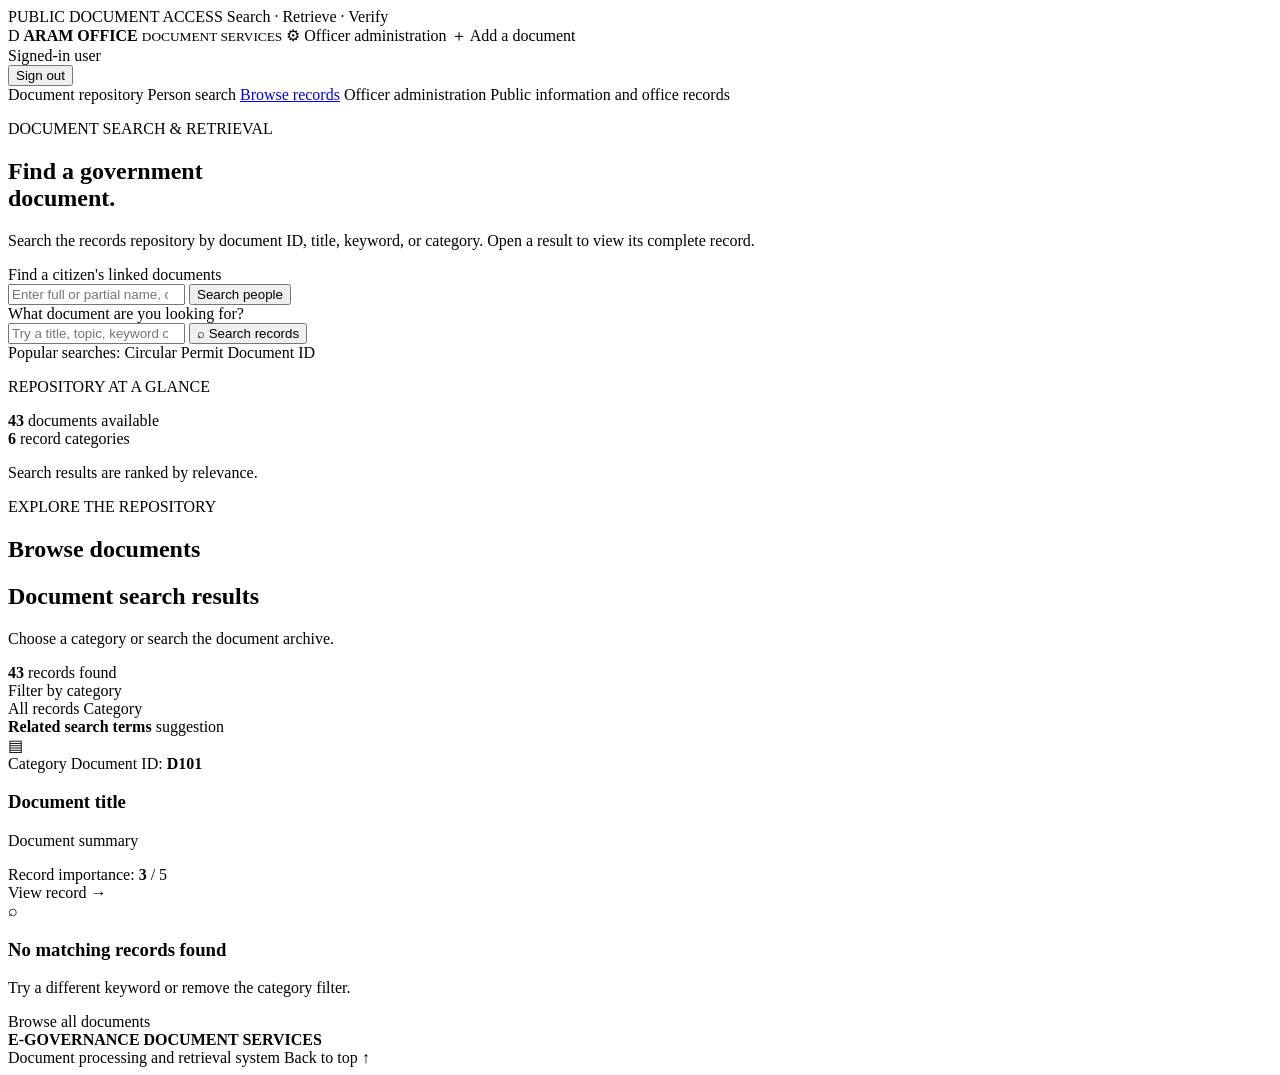
<file: src/main/resources/templates/index.html>
<!DOCTYPE html>
<html lang="en" xmlns:th="http://www.thymeleaf.org">
<head>
    <meta charset="UTF-8">
    <meta name="viewport" content="width=device-width, initial-scale=1">
    <meta name="theme-color" content="#123c32">
    <title>Aram Office | Document Services</title>
    <link rel="stylesheet" th:href="@{/styles.css}">
</head>
<body class="archive-page">
<div class="utility-bar">
    <div class="archive-shell utility-inner">
        <span>PUBLIC DOCUMENT ACCESS</span>
        <span>Search · Retrieve · Verify</span>
    </div>
</div>

<header class="archive-header">
    <div class="archive-shell masthead">
        <a class="archive-brand" th:href="@{/}" aria-label="Document Services home">
            <span class="archive-emblem" aria-hidden="true">D</span>
            <span>
                <strong>ARAM OFFICE</strong>
                <small>DOCUMENT SERVICES</small>
            </span>
        </a>
        <a class="archive-manage" th:if="${isAdministrator}" th:href="@{/admin}">
            <span aria-hidden="true">⚙</span> Officer administration
        </a>
        <a class="archive-manage" th:if="${isAdministrator}" th:href="@{/documents/add}">
            <span aria-hidden="true">＋</span> Add a document
        </a>
        <div class="account-controls">
            <span th:text="${username}">Signed-in user</span>
            <form th:action="@{/logout}" method="post">
                <button type="submit">Sign out</button>
            </form>
        </div>
    </div>
    <nav class="archive-nav" aria-label="Main navigation">
        <div class="archive-shell nav-inner">
            <a class="nav-current" th:href="@{/}">Document repository</a>
            <a th:if="${!isOfficer}" th:href="@{/people/search}">Person search</a>
            <a href="#browse-records">Browse records</a>
            <a th:if="${isAdministrator}" th:href="@{/admin}">Officer administration</a>
            <span class="nav-note">Public information and office records</span>
        </div>
    </nav>
</header>

<main>
    <section class="archive-intro">
        <div class="archive-shell intro-layout">
            <div class="intro-copy">
                <p class="archive-kicker">DOCUMENT SEARCH &amp; RETRIEVAL</p>
                <h1>Find a government<br>document.</h1>
                <p class="intro-description">
                    Search the records repository by document ID, title, keyword, or category.
                    Open a result to view its complete record.
                </p>
                <form method="get" th:action="@{/people/search}" class="person-search-form">
                    <label for="person-query">Find a citizen's linked documents</label>
                    <div class="person-search-controls">
                        <input id="person-query"
                               type="search"
                               name="query"
                               placeholder="Enter full or partial name, or citizen ID"
                               maxlength="100"
                               required>
                        <button type="submit">Search people</button>
                    </div>
                </form>
                <form method="get" th:action="@{/search}" class="archive-search">
                    <label for="document-query">What document are you looking for?</label>
                    <div class="search-controls">
                        <input id="document-query"
                               type="search"
                               name="query"
                               th:value="${query}"
                               placeholder="Try a title, topic, keyword or ID such as D101"
                               autocomplete="off">
                        <input type="hidden" name="category" th:value="${activeCategory}">
                        <button type="submit"><span aria-hidden="true">⌕</span> Search records</button>
                    </div>
                    <div class="popular-searches">
                        <span>Popular searches:</span>
                        <a th:href="@{/search(query='circular')}">Circular</a>
                        <a th:href="@{/search(query='permit')}">Permit</a>
                        <a th:href="@{/search(query='D101')}">Document ID</a>
                    </div>
                </form>
            </div>
            <aside class="repository-summary" aria-label="Repository information">
                <p class="summary-heading">REPOSITORY AT A GLANCE</p>
                <div class="summary-number">
                    <strong th:text="${documentCount}">43</strong>
                    <span>documents available</span>
                </div>
                <div class="summary-rule"></div>
                <div class="summary-number">
                    <strong th:text="${categoryCount}">6</strong>
                    <span>record categories</span>
                </div>
                <p class="summary-footnote">Search results are ranked by relevance.</p>
            </aside>
        </div>
    </section>

    <section class="archive-shell browse-section" id="browse-records">
        <div class="browse-heading">
            <div>
                <p class="archive-kicker">EXPLORE THE REPOSITORY</p>
                <h2 th:if="${query == '' && activeCategory == ''}">Browse documents</h2>
                <h2 th:unless="${query == '' && activeCategory == ''}">Document search results</h2>
                <p>Choose a category or search the document archive.</p>
            </div>
            <div class="browse-count">
                <strong th:text="${#lists.size(results)}">43</strong>
                <span>records found</span>
            </div>
        </div>

        <div class="archive-filter">
            <span class="filter-label">Filter by category</span>
            <div class="filter-options">
                <a class="filter-option"
                   th:classappend="${activeCategory == ''} ? ' filter-selected' : ''"
                   th:href="@{/}">All records</a>
                <a class="filter-option"
                   th:each="category : ${categories}"
                   th:classappend="${activeCategory == category} ? ' filter-selected' : ''"
                   th:href="@{/search(category=${category},query=${query})}"
                   th:text="${category}">Category</a>
            </div>
        </div>

        <div th:if="${!#lists.isEmpty(suggestions)}" class="archive-suggestions">
            <strong>Related search terms</strong>
            <a th:each="suggestion : ${suggestions}"
               th:href="@{/search(query=${suggestion},category=${activeCategory})}"
               th:text="${suggestion}">suggestion</a>
        </div>

        <div class="archive-results" th:if="${!#lists.isEmpty(results)}">
            <article class="archive-record" th:each="result : ${results}">
                <div class="record-symbol" aria-hidden="true">▤</div>
                <div class="record-main">
                    <div class="record-overline">
                        <span class="record-category" th:text="${result.document.category}">Category</span>
                        <span class="record-id">Document ID: <strong th:text="${result.document.id}">D101</strong></span>
                    </div>
                    <h3>
                        <a th:href="@{/documents/{id}(id=${result.document.id})}"
                           th:text="${result.document.title}">Document title</a>
                    </h3>
                    <p th:text="${#strings.abbreviate(result.document.text, 180)}">Document summary</p>
                    <span class="record-importance">
                        Record importance:
                        <strong th:text="${result.document.importance}">3</strong> / 5
                    </span>
                </div>
                <a class="record-action"
                   th:href="@{/documents/{id}(id=${result.document.id})}">
                    View record <span aria-hidden="true">→</span>
                </a>
            </article>
        </div>

        <div th:if="${#lists.isEmpty(results)}" class="archive-empty">
            <span aria-hidden="true">⌕</span>
            <h3>No matching records found</h3>
            <p>Try a different keyword or remove the category filter.</p>
            <a th:href="@{/}">Browse all documents</a>
        </div>
    </section>
</main>

<footer class="archive-footer">
    <div class="archive-shell footer-inner">
        <span><strong>E-GOVERNANCE DOCUMENT SERVICES</strong><br>Document processing and retrieval system</span>
        <a th:href="@{/}">Back to top ↑</a>
    </div>
</footer>
</body>
</html>
</file>
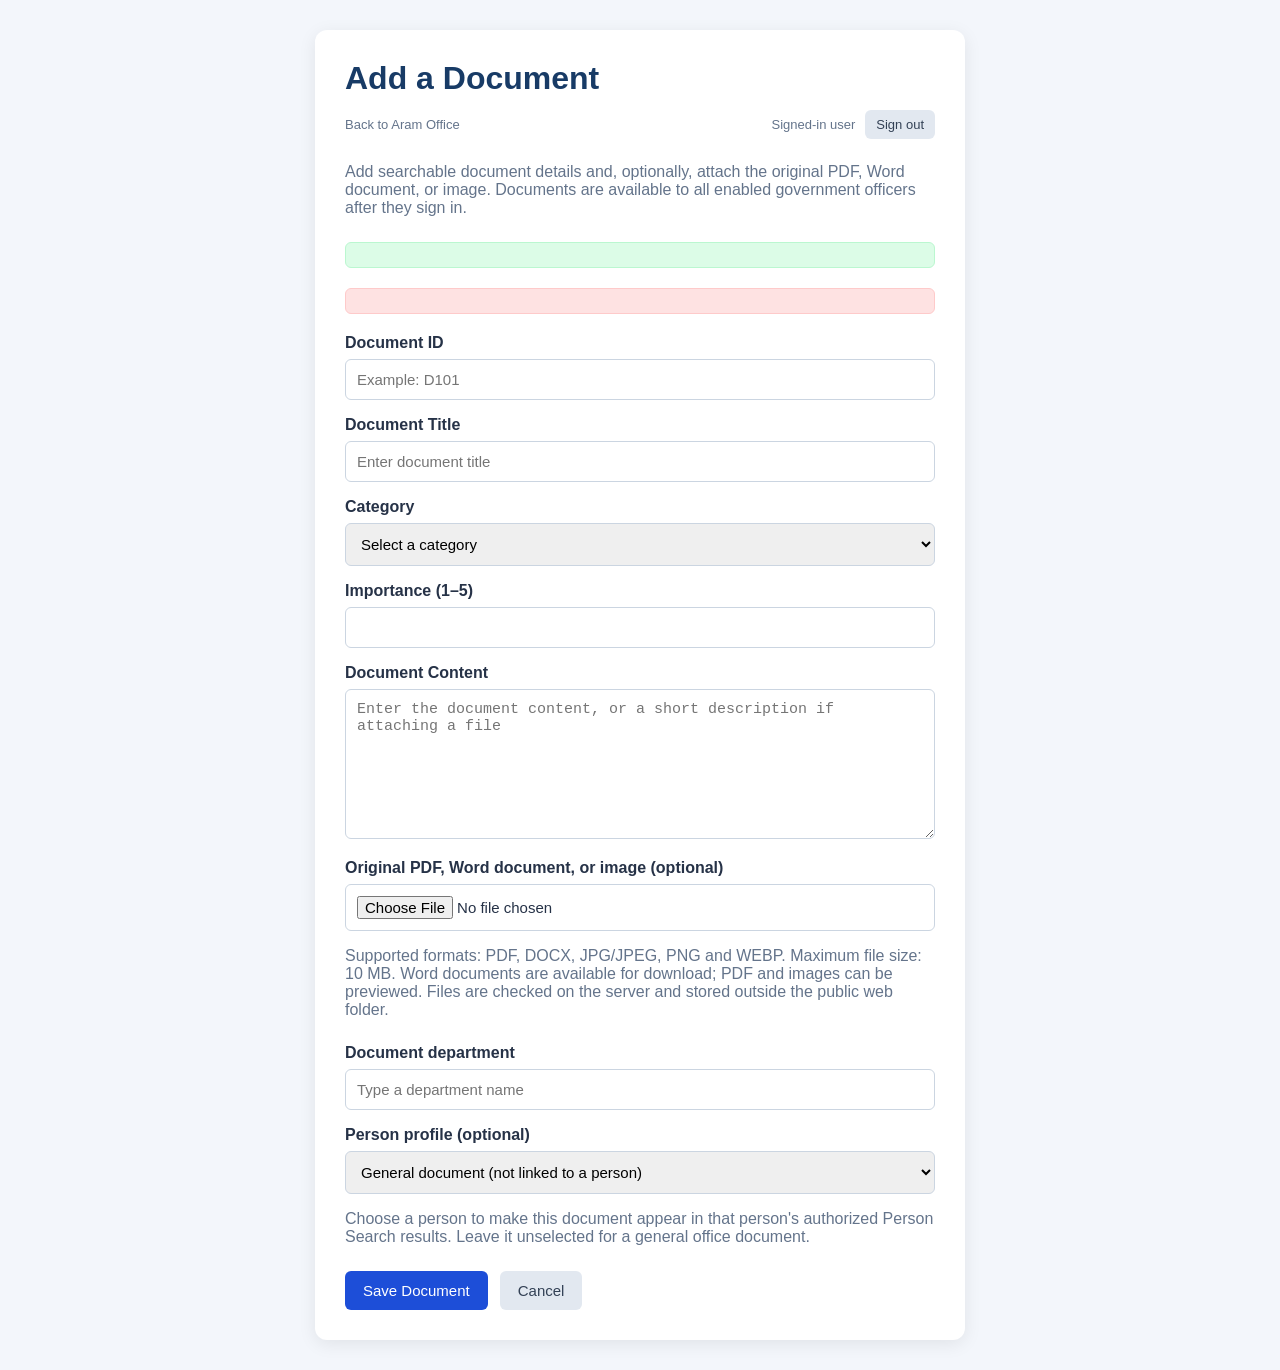
<file: src/main/resources/templates/add-document.html>
<!DOCTYPE html>
<html lang="en" xmlns:th="http://www.thymeleaf.org">
<head>
    <meta charset="UTF-8">
    <meta name="viewport" content="width=device-width, initial-scale=1.0">
    <title>Add a Document | Aram Office</title>

    <style>
        * {
            box-sizing: border-box;
        }

        body {
            margin: 0;
            padding: 30px 16px;
            font-family: Arial, sans-serif;
            background: #f3f6fb;
            color: #263247;
        }

        .container {
            max-width: 650px;
            margin: 0 auto;
            padding: 30px;
            background: white;
            border-radius: 12px;
            box-shadow: 0 4px 18px rgba(0, 0, 0, 0.08);
        }

        h1 {
            margin-top: 0;
            color: #183b66;
        }

        .page-actions {
            display: flex;
            justify-content: space-between;
            align-items: center;
            gap: 12px;
            margin: -8px 0 24px;
            color: #64748b;
            font-size: 13px;
        }

        .page-actions form { margin: 0; }
        .page-account { display: flex; align-items: center; gap: 10px; }
        .page-actions button {
            padding: 7px 11px;
            font-size: 13px;
            background: #e2e8f0;
            color: #334155;
        }

        .description {
            color: #64748b;
            margin-bottom: 25px;
        }

        .error-message {
            padding: 12px;
            margin-bottom: 20px;
            color: #b91c1c;
            background: #fee2e2;
            border: 1px solid #fecaca;
            border-radius: 6px;
        }

        .success-message {
            padding: 12px;
            margin-bottom: 20px;
            color: #166534;
            background: #dcfce7;
            border: 1px solid #bbf7d0;
            border-radius: 6px;
        }

        label {
            display: block;
            margin: 16px 0 7px;
            font-weight: bold;
        }

        input,
        select,
        textarea {
            width: 100%;
            padding: 11px;
            border: 1px solid #cbd5e1;
            border-radius: 6px;
            font-size: 15px;
        }

        input:focus,
        select:focus,
        textarea:focus {
            outline: none;
            border-color: #2563eb;
        }

        textarea {
            min-height: 150px;
            resize: vertical;
        }

        .buttons {
            display: flex;
            gap: 12px;
            margin-top: 24px;
        }

        button,
        .back-link {
            display: inline-block;
            padding: 11px 18px;
            border: none;
            border-radius: 6px;
            font-size: 15px;
            text-decoration: none;
            cursor: pointer;
        }

        button {
            color: white;
            background: #1d4ed8;
        }

        button:hover {
            background: #1e40af;
        }

        .back-link {
            color: #334155;
            background: #e2e8f0;
        }

        @media (max-width: 480px) {
            .container {
                padding: 20px;
            }

            .buttons {
                flex-direction: column;
            }

            button,
            .back-link {
                text-align: center;
            }
        }
    </style>
</head>

<body>
    <div class="container">
        <h1>Add a Document</h1>
        <div class="page-actions">
            <a th:href="@{/}">Back to Aram Office</a>
            <span class="page-account">
                <span th:text="${username}">Signed-in user</span>
                <form th:action="@{/logout}" method="post">
                    <button type="submit">Sign out</button>
                </form>
            </span>
        </div>

        <p class="description">
            Add searchable document details and, optionally, attach the original PDF, Word document, or image.
            Documents are available to all enabled government officers after they sign in.
        </p>

        <p class="success-message"
           th:if="${successMessage}"
           th:text="${successMessage}"
           role="status"></p>
        <p class="error-message"
           th:if="${errorMessage}"
           th:text="${errorMessage}"
           role="alert">
        </p>

        <form th:action="@{/documents/add}" method="post"
              enctype="multipart/form-data" id="add-document-form">
            <input type="hidden" th:name="${_csrf.parameterName}" th:value="${_csrf.token}">

            <label for="id">Document ID</label>
            <input type="text"
                   id="id"
                   name="id"
                   th:value="${id}"
                   placeholder="Example: D101"
                   required>

            <label for="title">Document Title</label>
            <input type="text"
                   id="title"
                   name="title"
                   th:value="${title}"
                   placeholder="Enter document title"
                   required>

            <label for="category">Category</label>
            <select id="category" name="category" required>
                <option value="">Select a category</option>
                <option value="circular"
                        th:selected="${category == 'circular'}">
                    Circular
                </option>
                <option value="notice"
                        th:selected="${category == 'notice'}">
                    Notice
                </option>
                <option value="order"
                        th:selected="${category == 'order'}">
                    Order
                </option>
                <option value="permit"
                        th:selected="${category == 'permit'}">
                    Permit
                </option>
                <option value="certificate"
                        th:selected="${category == 'certificate'}">
                    Certificate
                </option>
                <option value="scheme"
                        th:selected="${category == 'scheme'}">
                    Scheme
                </option>
                <option value="form"
                        th:selected="${category == 'form'}">
                    Form
                </option>
                <option value="other"
                        th:selected="${category == 'other'}">
                    Other
                </option>
            </select>

            <label for="importance">Importance (1–5)</label>
            <input type="number"
                   id="importance"
                   name="importance"
                   min="1"
                   max="5"
                   th:value="${importance != null ? importance : 3}"
                   required>

            <label for="text">Document Content</label>
            <textarea id="text"
                      name="text"
                      placeholder="Enter the document content, or a short description if attaching a file"
                      th:text="${text}"></textarea>

            <label for="file">Original PDF, Word document, or image (optional)</label>
            <input id="file"
                   name="file"
                   type="file"
                   accept=".pdf,.docx,.jpg,.jpeg,.png,.webp,application/pdf,application/vnd.openxmlformats-officedocument.wordprocessingml.document,image/jpeg,image/png,image/webp">
            <p class="description">
                Supported formats: PDF, DOCX, JPG/JPEG, PNG and WEBP. Maximum file size: 10 MB.
                Word documents are available for download; PDF and images can be previewed.
                Files are checked on the server and stored outside the public web folder.
            </p>

            <label for="departmentName">Document department</label>
            <input id="departmentName"
                   name="departmentName"
                   type="text"
                   list="department-suggestions"
                   maxlength="150"
                   th:value="${departmentName}"
                   placeholder="Type a department name"
                   required>
            <datalist id="department-suggestions">
                <option th:each="department : ${departments}"
                        th:value="${department.name}">Department</option>
            </datalist>

            <label for="citizenId">Person profile (optional)</label>
            <select id="citizenId" name="citizenId">
                <option value="">General document (not linked to a person)</option>
                <option th:each="citizen : ${citizens}"
                        th:value="${citizen.citizenId}"
                        th:text="${citizen.fullName + ' · ' + citizen.citizenId}"
                        th:selected="${citizen.citizenId == citizenId}">
                    Person profile
                </option>
            </select>
            <p class="description">
                Choose a person to make this document appear in that person's authorized Person Search results.
                Leave it unselected for a general office document.
            </p>

            <div class="buttons">
                <button type="submit">Save Document</button>

                <a th:href="@{/}" class="back-link">
                    Cancel
                </a>
            </div>

        </form>
    </div>
    <script>
        const documentFile = document.getElementById("file");
        const documentContent = document.getElementById("text");

        function updateDocumentRequirements() {
            const attachingFile = documentFile.files.length > 0;
            documentContent.required = !attachingFile;
        }

        documentFile.addEventListener("change", updateDocumentRequirements);
        updateDocumentRequirements();
    </script>
</body>
</html>
</file>
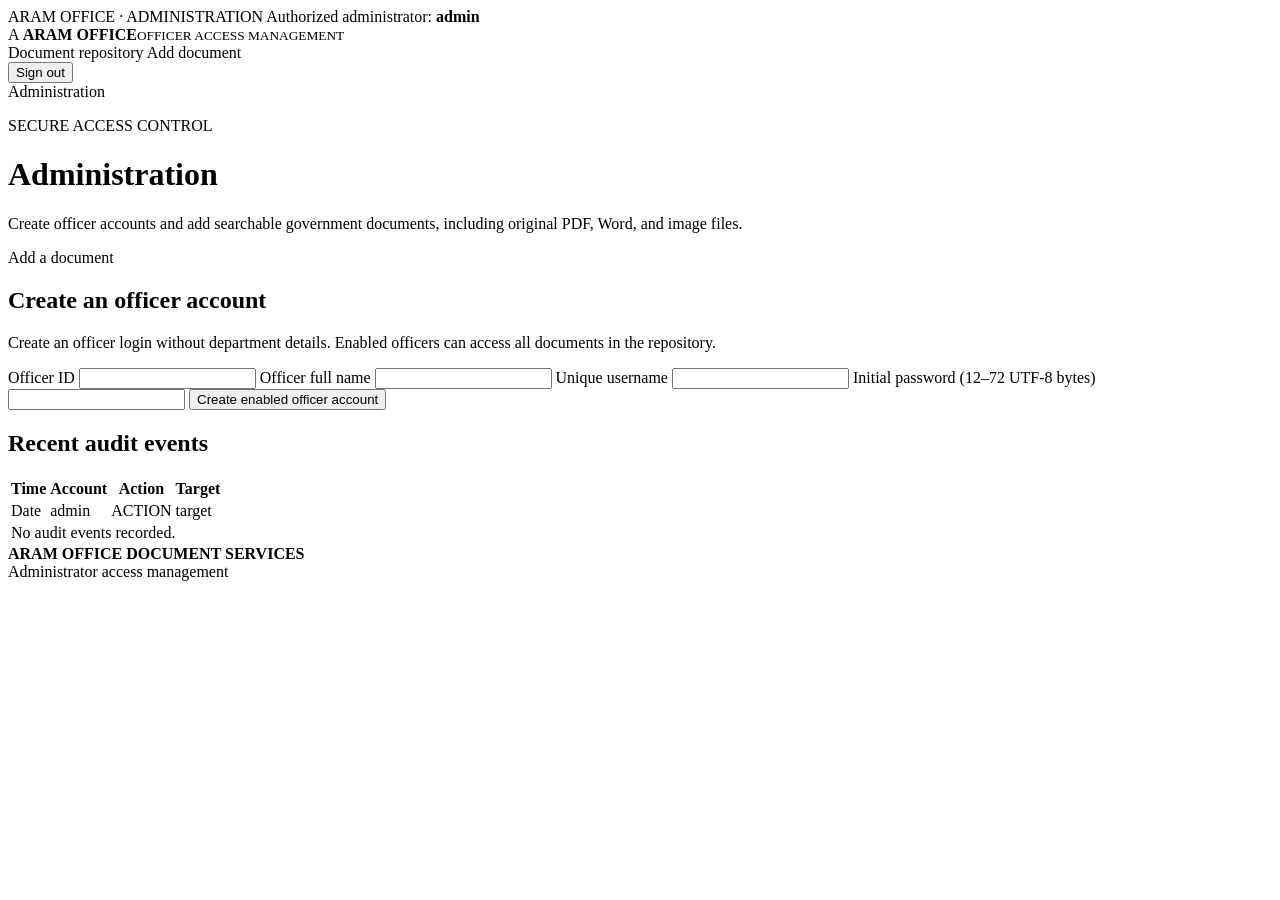
<file: src/main/resources/templates/admin-dashboard.html>
<!DOCTYPE html>
<html lang="en" xmlns:th="http://www.thymeleaf.org">
<head>
    <meta charset="UTF-8">
    <meta name="viewport" content="width=device-width, initial-scale=1">
    <title>Officer Administration | Aram Office</title>
    <link rel="stylesheet" th:href="@{/styles.css}">
</head>
<body class="archive-page">
<div class="utility-bar">
    <div class="archive-shell utility-inner">
        <span>ARAM OFFICE · ADMINISTRATION</span>
        <span>Authorized administrator: <b th:text="${username}">admin</b></span>
    </div>
</div>
<header class="archive-header">
    <div class="archive-shell masthead">
        <a class="archive-brand" th:href="@{/admin}">
            <span class="archive-emblem" aria-hidden="true">A</span>
            <span><strong>ARAM OFFICE</strong><small>OFFICER ACCESS MANAGEMENT</small></span>
        </a>
        <div class="account-controls">
            <a th:href="@{/}">Document repository</a>
            <a class="admin-upload-link" th:href="@{/documents/add}">Add document</a>
            <form th:action="@{/logout}" method="post">
                <input type="hidden" th:name="${_csrf.parameterName}" th:value="${_csrf.token}">
                <button type="submit">Sign out</button>
            </form>
        </div>
    </div>
    <nav class="archive-nav">
        <div class="archive-shell nav-inner">
            <a class="nav-current" th:href="@{/admin}">Administration</a>
        </div>
    </nav>
</header>
<main class="archive-shell admin-main">
    <div class="admin-heading">
        <div>
            <p class="archive-kicker">SECURE ACCESS CONTROL</p>
            <h1>Administration</h1>
            <p>Create officer accounts and add searchable government documents, including original PDF, Word, and image files.</p>
            <a class="admin-upload-link" th:href="@{/documents/add}">
                Add a document
            </a>
        </div>
    </div>
    <div class="admin-alert admin-alert-success" th:if="${successMessage}"
         th:text="${successMessage}" role="status"></div>
    <div class="admin-alert admin-alert-error" th:if="${errorMessage}"
         th:text="${errorMessage}" role="alert"></div>

    <div class="admin-forms">
        <section class="admin-panel">
            <h2>Create an officer account</h2>
            <p>Create an officer login without department details. Enabled officers can access all documents in the repository.</p>
            <form method="post" th:action="@{/admin/officers}" class="admin-form">
                <input type="hidden" th:name="${_csrf.parameterName}" th:value="${_csrf.token}">
                <label for="officerId">Officer ID</label>
                <input id="officerId" name="officerId" maxlength="64" required>
                <label for="fullName">Officer full name</label>
                <input id="fullName" name="fullName" maxlength="200" required>
                <label for="newUsername">Unique username</label>
                <input id="newUsername" name="username" maxlength="100"
                       pattern="[A-Za-z0-9._@\-]{3,100}" required>
                <label for="newOfficerPassword">Initial password (12–72 UTF-8 bytes)</label>
                <input id="newOfficerPassword" name="password" type="password"
                       minlength="12" maxlength="72" autocomplete="new-password" required>
                <button type="submit">Create enabled officer account</button>
            </form>
        </section>

    </div>

    <section class="admin-section">
        <h2>Recent audit events</h2>
        <div class="admin-table-wrap">
            <table class="admin-table audit-table">
                <thead><tr><th>Time</th><th>Account</th><th>Action</th><th>Target</th></tr></thead>
                <tbody>
                <tr th:each="event : ${auditEvents}">
                    <td th:text="${#temporals.format(event.createdAt, 'yyyy-MM-dd HH:mm:ss')}">Date</td>
                    <td th:text="${event.actor}">admin</td>
                    <td th:text="${event.action}">ACTION</td>
                    <td th:text="${event.target != null ? event.target : '—'}">target</td>
                </tr>
                <tr th:if="${#lists.isEmpty(auditEvents)}"><td colspan="4">No audit events recorded.</td></tr>
                </tbody>
            </table>
        </div>
    </section>
</main>
<footer class="archive-footer">
    <div class="archive-shell footer-inner">
        <span><strong>ARAM OFFICE DOCUMENT SERVICES</strong><br>Administrator access management</span>
    </div>
</footer>
</body>
</html>
</file>
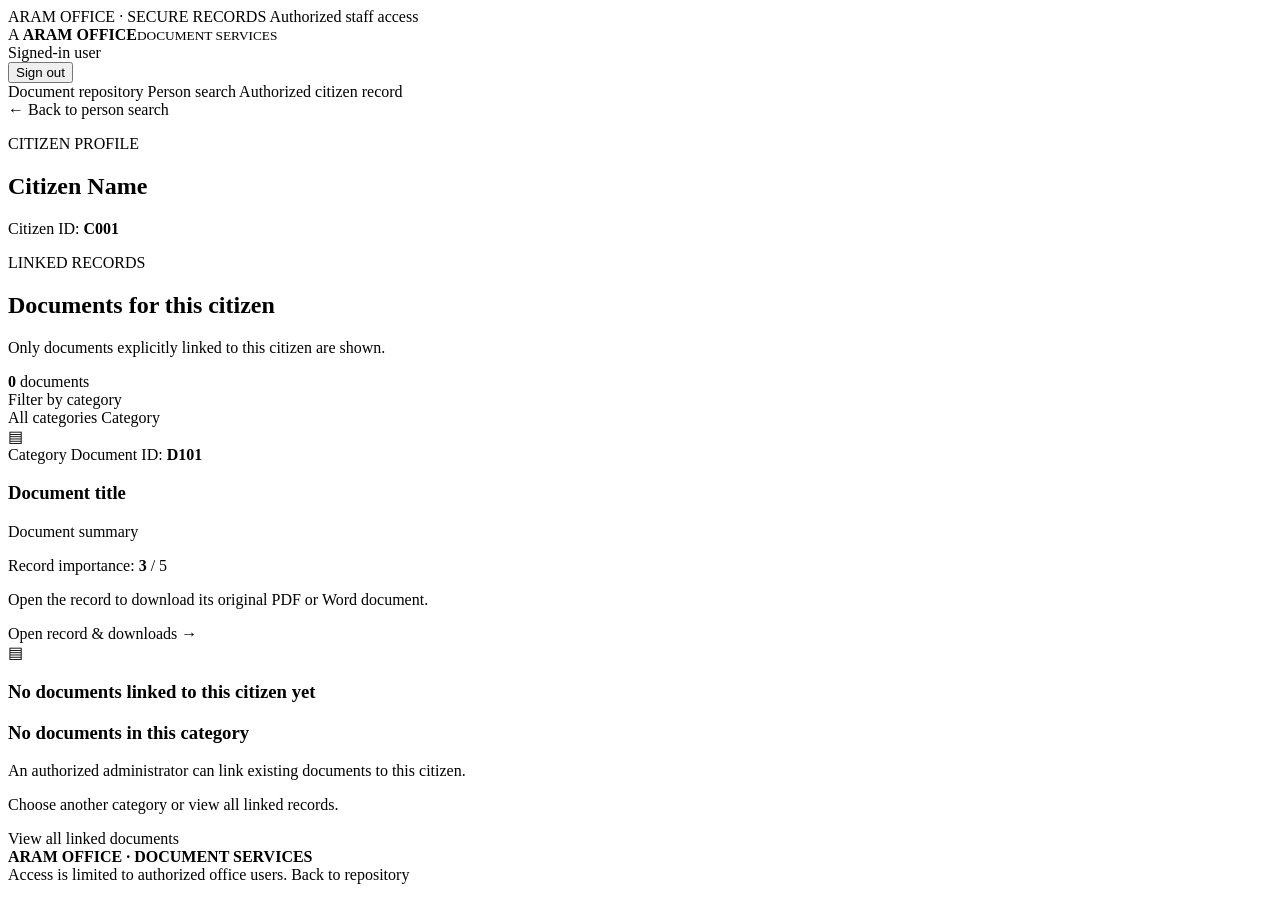
<file: src/main/resources/templates/citizen-documents.html>
<!DOCTYPE html>
<html lang="en" xmlns:th="http://www.thymeleaf.org">
<head>
    <meta charset="UTF-8">
    <meta name="viewport" content="width=device-width, initial-scale=1">
    <meta name="theme-color" content="#123c32">
    <title>Citizen Documents | Aram Office</title>
    <link rel="stylesheet" th:href="@{/styles.css}">
</head>
<body class="archive-page">
<div class="utility-bar">
    <div class="archive-shell utility-inner">
        <span>ARAM OFFICE · SECURE RECORDS</span>
        <span>Authorized staff access</span>
    </div>
</div>

<header class="archive-header">
    <div class="archive-shell masthead">
        <a class="archive-brand" th:href="@{/}" aria-label="Aram Office home">
            <span class="archive-emblem" aria-hidden="true">A</span>
            <span><strong>ARAM OFFICE</strong><small>DOCUMENT SERVICES</small></span>
        </a>
        <div class="account-controls">
            <span th:text="${username}">Signed-in user</span>
            <form th:action="@{/logout}" method="post">
                <button type="submit">Sign out</button>
            </form>
        </div>
    </div>
    <nav class="archive-nav" aria-label="Main navigation">
        <div class="archive-shell nav-inner">
            <a th:href="@{/}">Document repository</a>
            <a class="nav-current" th:href="@{/people/search}">Person search</a>
            <span class="nav-note">Authorized citizen record</span>
        </div>
    </nav>
</header>

<main class="archive-shell citizen-document-page">
    <a class="people-back-link" th:href="@{/people/search}">← Back to person search</a>
    <section class="citizen-profile-card">
        <p class="archive-kicker">CITIZEN PROFILE</p>
        <h1 th:text="${citizen.fullName}">Citizen Name</h1>
        <p>Citizen ID: <strong th:text="${citizen.citizenId}">C001</strong></p>
    </section>

    <section class="citizen-documents-section">
        <div class="people-result-heading">
            <div>
                <p class="archive-kicker">LINKED RECORDS</p>
                <h2>Documents for this citizen</h2>
                <p>Only documents explicitly linked to this citizen are shown.</p>
            </div>
            <span class="linked-document-count">
                <strong th:text="${#lists.size(documents)}">0</strong> documents
            </span>
        </div>

        <div class="archive-filter" th:if="${!#lists.isEmpty(categories)}">
            <span class="filter-label">Filter by category</span>
            <div class="filter-options">
                <a class="filter-option"
                   th:classappend="${activeCategory == ''} ? ' filter-selected' : ''"
                   th:href="@{/people/{id}(id=${citizen.citizenId})}">All categories</a>
                <a class="filter-option" th:each="category : ${categories}"
                   th:classappend="${activeCategory.equalsIgnoreCase(category)} ? ' filter-selected' : ''"
                   th:href="@{/people/{id}(id=${citizen.citizenId},category=${category})}"
                   th:text="${category}">Category</a>
            </div>
        </div>

        <div class="archive-results" th:if="${!#lists.isEmpty(documents)}">
            <article class="archive-record" th:each="document : ${documents}">
                <div class="record-symbol" aria-hidden="true">▤</div>
                <div class="record-main">
                    <div class="record-overline">
                        <span class="record-category" th:text="${document.category}">Category</span>
                        <span class="record-id">Document ID: <strong th:text="${document.id}">D101</strong></span>
                    </div>
                    <h3>
                        <a th:href="@{/documents/{id}(id=${document.id})}"
                           th:text="${document.title}">Document title</a>
                    </h3>
                    <p th:text="${#strings.abbreviate(document.text, 180)}">Document summary</p>
                    <span class="record-importance">
                        Record importance:
                        <strong th:text="${document.importance}">3</strong> / 5
                    </span>
                    <p class="record-file-note">
                        Open the record to download its original PDF or Word document.
                    </p>
                </div>
                <a class="record-action" th:href="@{/documents/{id}(id=${document.id})}">
                    Open record &amp; downloads <span aria-hidden="true">→</span>
                </a>
            </article>
        </div>

        <div class="archive-empty" th:if="${#lists.isEmpty(documents)}">
            <span aria-hidden="true">▤</span>
            <h3 th:if="${activeCategory == ''}">No documents linked to this citizen yet</h3>
            <h3 th:if="${activeCategory != ''}">No documents in this category</h3>
            <p th:if="${activeCategory == ''}">An authorized administrator can link existing documents to this citizen.</p>
            <p th:if="${activeCategory != ''}">Choose another category or view all linked records.</p>
            <a th:if="${activeCategory != ''}"
               th:href="@{/people/{id}(id=${citizen.citizenId})}">View all linked documents</a>
        </div>
    </section>
</main>

<footer class="archive-footer">
    <div class="archive-shell footer-inner">
        <span><strong>ARAM OFFICE · DOCUMENT SERVICES</strong><br>Access is limited to authorized office users.</span>
        <a th:href="@{/}">Back to repository</a>
    </div>
</footer>
</body>
</html>
</file>
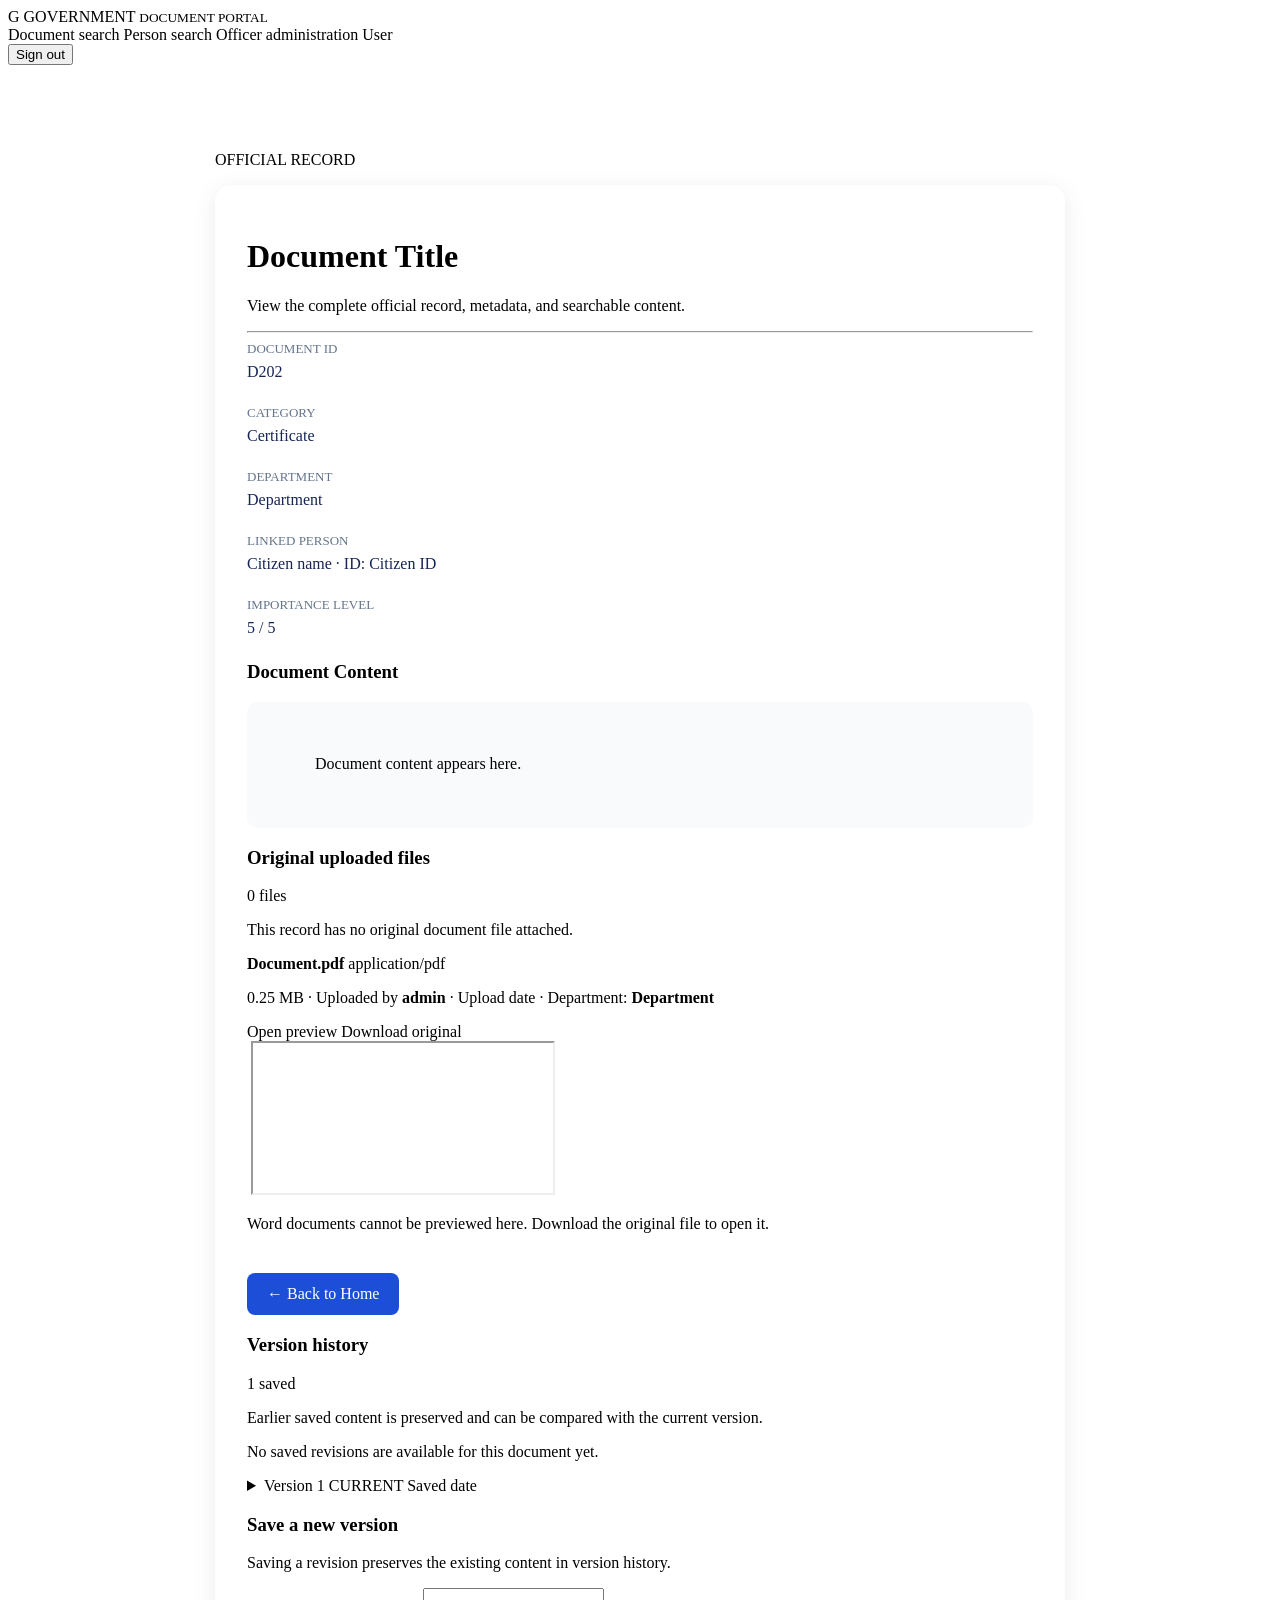
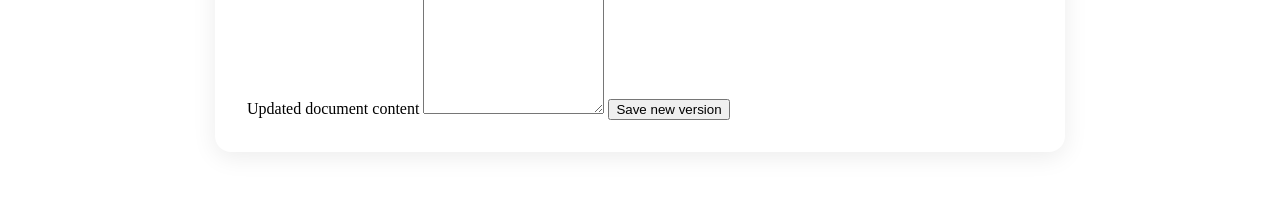
<file: src/main/resources/templates/document.html>
<!DOCTYPE html>
<html xmlns:th="http://www.thymeleaf.org">
<head>
    <meta charset="UTF-8">
    <meta name="viewport" content="width=device-width, initial-scale=1">
    <title>Document Details | Aram Office</title>
    <link rel="stylesheet" th:href="@{/styles.css}">
    <style>
        .details-page {
            max-width: 850px;
            margin: 45px auto;
            padding: 25px;
        }

        .details-card {
            background: white;
            padding: 32px;
            border-radius: 16px;
            box-shadow: 0 5px 25px rgba(0,0,0,0.08);
        }

        .details-label {
            color: #64748b;
            font-size: 13px;
            text-transform: uppercase;
            margin-bottom: 6px;
        }

        .details-value {
            color: #172554;
            font-size: 16px;
            margin-bottom: 24px;
        }

        .document-content {
            background: #f8fafc;
            padding: 20px;
            border-radius: 10px;
            line-height: 1.8;
            white-space: pre-wrap;
            overflow-wrap: anywhere;
        }

        .back-link {
            display: inline-block;
            margin-top: 24px;
            padding: 12px 20px;
            background: #1d4ed8;
            color: white;
            text-decoration: none;
            border-radius: 8px;
        }
    </style>
</head>
<body>

<header class="topbar">
    <a class="brand" th:href="@{/}">
        <span class="brand-mark">G</span>
        <span>GOVERNMENT <small>DOCUMENT PORTAL</small></span>
    </a>
    <nav>
        <a th:href="@{/}">Document search</a>
        <a th:if="${!isOfficer}" th:href="@{/people/search}">Person search</a>
        <a th:if="${isAdministrator}" th:href="@{/admin}">Officer administration</a>
        <span class="signed-in-user" th:text="${username}">User</span>
        <form class="logout-inline" th:action="@{/logout}" method="post">
            <button type="submit">Sign out</button>
        </form>
    </nav>
</header>

<main class="details-page">
    <p class="eyebrow">OFFICIAL RECORD</p>

    <div class="details-card">
        <div class="admin-alert admin-alert-success" th:if="${successMessage}"
             th:text="${successMessage}" role="status"></div>
        <div class="admin-alert admin-alert-error" th:if="${errorMessage}"
             th:text="${errorMessage}" role="alert"></div>
        <h1 th:text="${document.title}">Document Title</h1>
        <p>View the complete official record, metadata, and searchable content.</p>
        <hr>

        <div class="details-label">Document ID</div>
        <div class="details-value" th:text="${document.id}">D202</div>

        <div class="details-label">Category</div>
        <div class="details-value" th:text="${document.category}">Certificate</div>

        <div th:if="${documentDepartment != null}">
            <div class="details-label">Department</div>
            <div class="details-value"
                 th:text="${documentDepartment}">Department</div>
        </div>

        <div th:if="${linkedCitizen != null}">
            <div class="details-label">Linked person</div>
            <div class="details-value">
                <span th:text="${linkedCitizen.fullName}">Citizen name</span>
                · ID:
                <span th:text="${linkedCitizen.citizenId}">Citizen ID</span>
            </div>
        </div>

        <div class="details-label">Importance Level</div>
        <div class="details-value">
            <span th:text="${document.importance}">5</span> / 5
        </div>

        <h3>Document Content</h3>
        <div class="document-content"
             th:text="${document.text}">
            Document content appears here.
        </div>

        <section class="version-card">
            <div class="version-header">
                <h3>Original uploaded files</h3>
                <span class="version-badge"
                      th:text="${#lists.size(documentFiles)} + ' file(s)'">0 files</span>
            </div>
            <p th:if="${#lists.isEmpty(documentFiles)}">
                This record has no original document file attached.
            </p>
            <div class="file-list">
                <article class="file-card" th:each="file : ${documentFiles}">
                    <div class="file-card-heading">
                        <strong th:text="${file.originalFilename}">Document.pdf</strong>
                        <span class="version-badge" th:text="${file.fileType}">application/pdf</span>
                    </div>
                    <p class="file-card-meta">
                        <span th:text="${file.formattedSize()}">0.25 MB</span>
                        · Uploaded by
                        <strong th:text="${file.uploadedBy}">admin</strong>
                        ·
                        <time th:text="${#temporals.format(file.uploadedAt, 'yyyy-MM-dd HH:mm')}">
                            Upload date
                        </time>
                        · Department:
                        <strong th:text="${file.departmentName}">Department</strong>
                    </p>
                    <div class="file-actions">
                        <a class="file-action-link" th:if="${file.pdf or file.image}"
                           th:href="@{/documents/{id}/files/{fileId}/preview(id=${document.id},fileId=${file.fileId})}"
                           target="_blank" rel="noopener">Open preview</a>
                        <a class="file-action-link"
                           th:href="@{/documents/{id}/files/{fileId}/download(id=${document.id},fileId=${file.fileId})}">
                            Download original
                        </a>
                    </div>
                    <img class="file-preview-image" th:if="${file.image}"
                         th:src="@{/documents/{id}/files/{fileId}/preview(id=${document.id},fileId=${file.fileId})}"
                         th:alt="${'Preview of ' + file.originalFilename}">
                    <iframe class="file-preview-frame" th:if="${file.pdf}"
                            th:src="@{/documents/{id}/files/{fileId}/preview(id=${document.id},fileId=${file.fileId})}"
                            title="PDF document preview"></iframe>
                    <p th:if="${file.wordDocument}">
                        Word documents cannot be previewed here. Download the original file to open it.
                    </p>
                </article>
            </div>
        </section>

        <a class="back-link" th:href="@{/}">
            ← Back to Home
        </a>
        <section class="version-card">
            <div class="version-header">
                <h3>Version history</h3>
                <span class="version-badge"
                      th:text="${#lists.size(versions)} + ' saved'">1 saved</span>
            </div>
            <p>Earlier saved content is preserved and can be compared with the current version.</p>
            <p th:if="${#lists.isEmpty(versions)}">
                No saved revisions are available for this document yet.
            </p>
            <details class="version-details"
                     th:each="version : ${versions}"
                     th:open="${version.current}">
                <summary class="view-version-button">
                    <span th:text="'Version ' + ${version.versionNumber}">Version 1</span>
                    <span th:if="${version.current}" class="version-badge">CURRENT</span>
                    <span th:text="${#temporals.format(version.createdAt, 'yyyy-MM-dd HH:mm')}">
                        Saved date
                    </span>
                </summary>
                <div class="version-content">
                    <pre th:text="${version.text}">Saved document content</pre>
                </div>
            </details>
        </section>
        <section class="admin-panel" th:if="${isAdministrator}">
            <h3>Save a new version</h3>
            <p>Saving a revision preserves the existing content in version history.</p>
            <form method="post"
                  th:action="@{/documents/{id}/versions(id=${document.id})}"
                  class="admin-form">
                <input type="hidden" th:name="${_csrf.parameterName}" th:value="${_csrf.token}">
                <label for="textContent">Updated document content</label>
                <textarea id="textContent" name="textContent" maxlength="60000"
                          rows="8" required th:text="${document.text}"></textarea>
                <button type="submit">Save new version</button>
            </form>
        </section>
    </div>
</main>

</body>
</html>
</file>
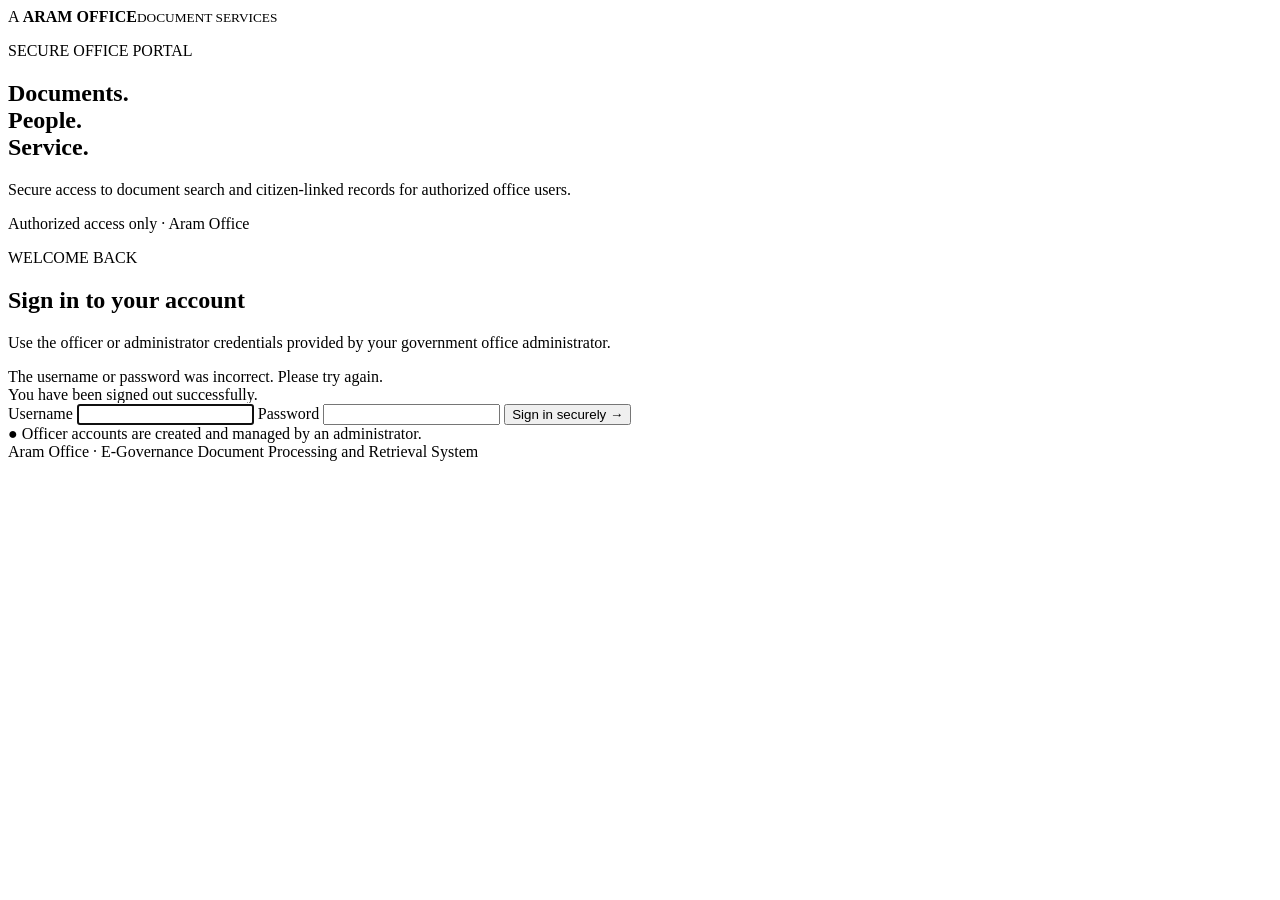
<file: src/main/resources/templates/login.html>
<!DOCTYPE html>
<html lang="en" xmlns:th="http://www.thymeleaf.org">
<head>
    <meta charset="UTF-8">
    <meta name="viewport" content="width=device-width, initial-scale=1">
    <meta name="theme-color" content="#123c32">
    <title>Sign in | Aram Office</title>
    <link rel="stylesheet" th:href="@{/styles.css}">
</head>
<body class="login-page">
<main class="login-layout">
    <section class="login-brand-panel">
        <a class="login-brand" th:href="@{/login}">
            <span class="login-emblem" aria-hidden="true">A</span>
            <span><strong>ARAM OFFICE</strong><small>DOCUMENT SERVICES</small></span>
        </a>
        <div class="login-message">
            <p class="login-eyebrow">SECURE OFFICE PORTAL</p>
            <h1>Documents.<br>People.<br><span>Service.</span></h1>
            <p>Secure access to document search and citizen-linked records for authorized office users.</p>
        </div>
        <p class="login-panel-footer">Authorized access only · Aram Office</p>
    </section>

    <section class="login-form-panel">
        <div class="login-form-wrap">
            <p class="login-eyebrow">WELCOME BACK</p>
            <h2>Sign in to your account</h2>
            <p class="login-hint">Use the officer or administrator credentials provided by your government office administrator.</p>

            <div class="login-alert login-alert-error" th:if="${param.error}" role="alert">
                The username or password was incorrect. Please try again.
            </div>
            <div class="login-alert login-alert-success" th:if="${param.logout}" role="status">
                You have been signed out successfully.
            </div>
            <form class="login-form" th:action="@{/login}" method="post">
                <input type="hidden" th:name="${_csrf.parameterName}" th:value="${_csrf.token}">
                <label for="username">Username</label>
                <input id="username" name="username" type="text"
                       autocomplete="username" maxlength="100" required autofocus>

                <label for="password">Password</label>
                <input id="password" name="password" type="password"
                       autocomplete="current-password" required>

                <button type="submit">Sign in securely <span aria-hidden="true">→</span></button>
            </form>

            <div class="login-security-note">
                <span aria-hidden="true">●</span>
                Officer accounts are created and managed by an administrator.
            </div>
        </div>
        <footer class="login-footer">Aram Office · E-Governance Document Processing and Retrieval System</footer>
    </section>
</main>
</body>
</html>
</file>
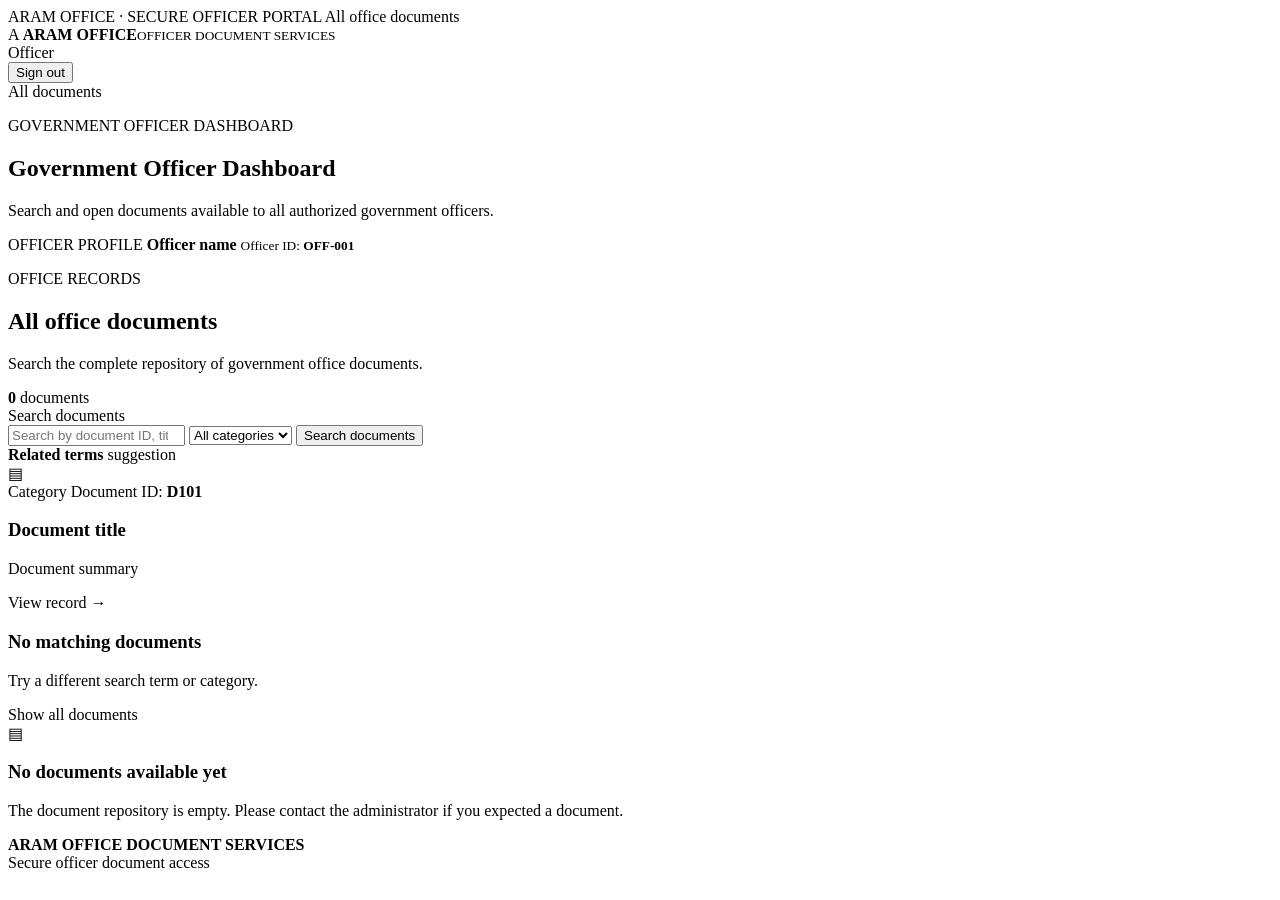
<file: src/main/resources/templates/officer-dashboard.html>
<!DOCTYPE html>
<html lang="en" xmlns:th="http://www.thymeleaf.org">
<head>
    <meta charset="UTF-8">
    <meta name="viewport" content="width=device-width, initial-scale=1">
    <title>Officer Dashboard | Aram Office</title>
    <link rel="stylesheet" th:href="@{/styles.css}">
</head>
<body class="archive-page">
<div class="utility-bar">
    <div class="archive-shell utility-inner">
        <span>ARAM OFFICE · SECURE OFFICER PORTAL</span>
        <span>All office documents</span>
    </div>
</div>
<header class="archive-header">
    <div class="archive-shell masthead">
        <a class="archive-brand" th:href="@{/}" aria-label="Officer dashboard">
            <span class="archive-emblem" aria-hidden="true">A</span>
            <span><strong>ARAM OFFICE</strong><small>OFFICER DOCUMENT SERVICES</small></span>
        </a>
        <div class="account-controls">
            <span th:text="${username}">Officer</span>
            <form th:action="@{/logout}" method="post">
                <input type="hidden" th:name="${_csrf.parameterName}" th:value="${_csrf.token}">
                <button type="submit">Sign out</button>
            </form>
        </div>
    </div>
    <nav class="archive-nav" aria-label="Main navigation">
        <div class="archive-shell nav-inner">
            <a class="nav-current" th:href="@{/}">All documents</a>
        </div>
    </nav>
</header>

<main>
    <section class="archive-intro officer-intro">
        <div class="archive-shell officer-intro-layout">
            <div>
                <p class="archive-kicker">GOVERNMENT OFFICER DASHBOARD</p>
                <h1>Government Officer Dashboard</h1>
                <p class="intro-description">
                    Search and open documents available to all authorized government officers.
                </p>
            </div>
            <div class="officer-profile">
                <span>OFFICER PROFILE</span>
                <strong th:text="${officer.fullName}">Officer name</strong>
                <small>Officer ID: <b th:text="${officer.officerId}">OFF-001</b></small>
            </div>
        </div>
    </section>

    <section class="archive-shell browse-section">
        <div class="browse-heading">
            <div>
                <p class="archive-kicker">OFFICE RECORDS</p>
                <h2>All office documents</h2>
                <p>Search the complete repository of government office documents.</p>
            </div>
            <div class="browse-count">
                <strong th:text="${documentCount}">0</strong>
                <span>documents</span>
            </div>
        </div>

        <div th:if="${documentCount > 0}">
            <form class="officer-search-form" method="get" th:action="@{/search}">
                <label for="officer-query">Search documents</label>
                <div class="search-controls">
                    <input id="officer-query" type="search" name="query"
                           th:value="${query}"
                           placeholder="Search by document ID, title, category or content">
                    <select name="category" aria-label="Filter by category">
                        <option value="">All categories</option>
                        <option th:each="category : ${categories}"
                                th:value="${category}"
                                th:text="${category}"
                                th:selected="${activeCategory == category}">Category</option>
                    </select>
                    <button type="submit">Search documents</button>
                </div>
            </form>

            <div th:if="${!#lists.isEmpty(suggestions)}" class="archive-suggestions">
                <strong>Related terms</strong>
                <a th:each="suggestion : ${suggestions}"
                   th:href="@{/search(query=${suggestion},category=${activeCategory})}"
                   th:text="${suggestion}">suggestion</a>
            </div>

            <div class="archive-results">
                <article class="archive-record" th:each="result : ${results}">
                    <div class="record-symbol" aria-hidden="true">▤</div>
                    <div class="record-main">
                        <div class="record-overline">
                            <span class="record-category"
                                  th:text="${result.document.category}">Category</span>
                            <span class="record-id">Document ID:
                                <strong th:text="${result.document.id}">D101</strong>
                            </span>
                        </div>
                        <h3>
                            <a th:href="@{/documents/{id}(id=${result.document.id})}"
                               th:text="${result.document.title}">Document title</a>
                        </h3>
                        <p th:text="${#strings.abbreviate(result.document.text, 180)}">
                            Document summary
                        </p>
                    </div>
                    <a class="record-action"
                       th:href="@{/documents/{id}(id=${result.document.id})}">
                        View record <span aria-hidden="true">→</span>
                    </a>
                </article>
            </div>

            <div th:if="${#lists.isEmpty(results)}" class="archive-empty">
                <h3>No matching documents</h3>
                <p>Try a different search term or category.</p>
                <a th:href="@{/}">Show all documents</a>
            </div>
        </div>

        <div th:if="${documentCount == 0}" class="archive-empty">
            <span aria-hidden="true">▤</span>
            <h3>No documents available yet</h3>
            <p>The document repository is empty. Please contact the administrator if you expected a document.</p>
        </div>
    </section>
</main>
<footer class="archive-footer">
    <div class="archive-shell footer-inner">
        <span><strong>ARAM OFFICE DOCUMENT SERVICES</strong><br>Secure officer document access</span>
    </div>
</footer>
</body>
</html>
</file>
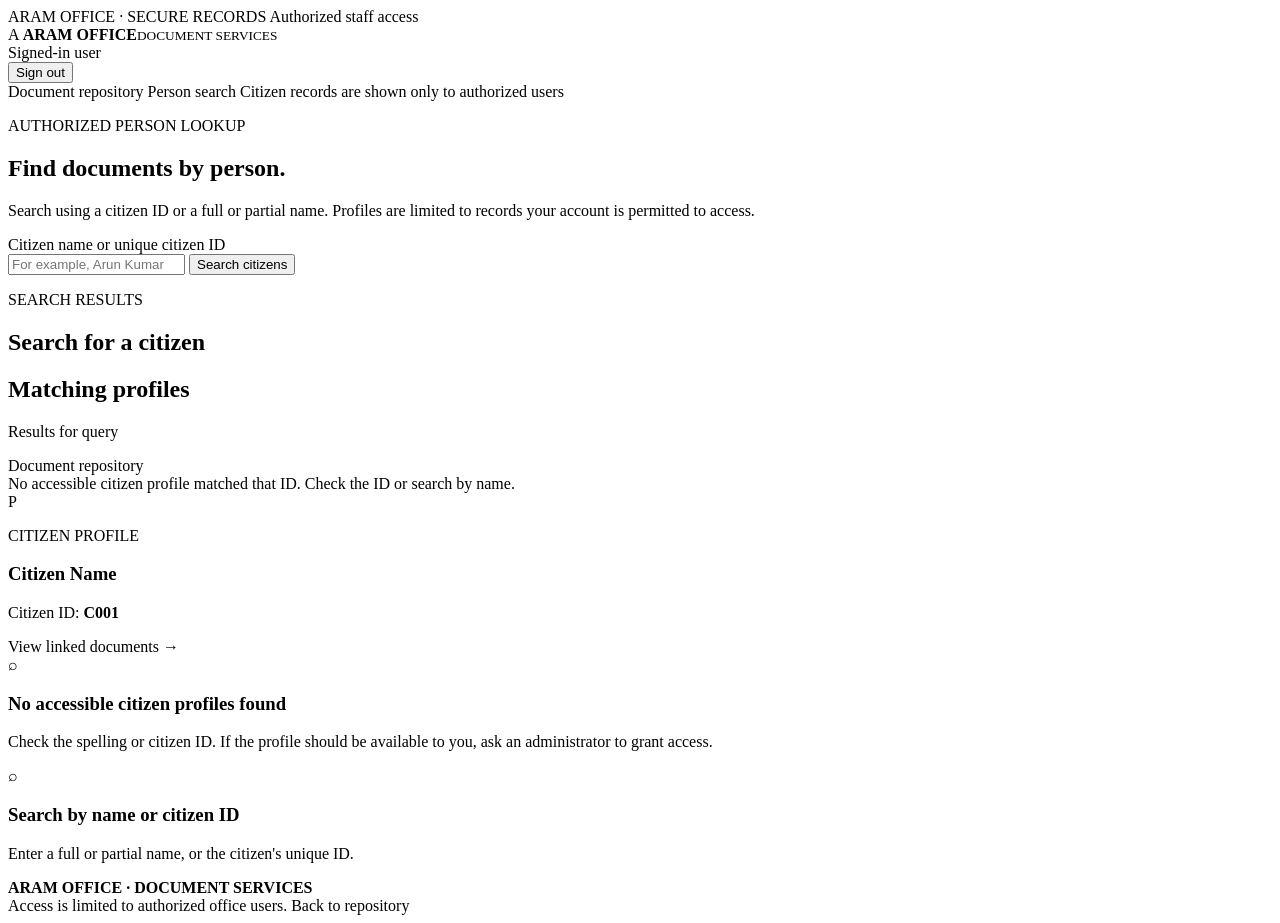
<file: src/main/resources/templates/people-search.html>
<!DOCTYPE html>
<html lang="en" xmlns:th="http://www.thymeleaf.org">
<head>
    <meta charset="UTF-8">
    <meta name="viewport" content="width=device-width, initial-scale=1">
    <meta name="theme-color" content="#123c32">
    <title>Person Search | Aram Office</title>
    <link rel="stylesheet" th:href="@{/styles.css}">
</head>
<body class="archive-page">
<div class="utility-bar">
    <div class="archive-shell utility-inner">
        <span>ARAM OFFICE · SECURE RECORDS</span>
        <span>Authorized staff access</span>
    </div>
</div>

<header class="archive-header">
    <div class="archive-shell masthead">
        <a class="archive-brand" th:href="@{/}" aria-label="Aram Office home">
            <span class="archive-emblem" aria-hidden="true">A</span>
            <span><strong>ARAM OFFICE</strong><small>DOCUMENT SERVICES</small></span>
        </a>
        <div class="account-controls">
            <span th:text="${username}">Signed-in user</span>
            <form th:action="@{/logout}" method="post">
                <button type="submit">Sign out</button>
            </form>
        </div>
    </div>
    <nav class="archive-nav" aria-label="Main navigation">
        <div class="archive-shell nav-inner">
            <a th:href="@{/}">Document repository</a>
            <a class="nav-current" th:href="@{/people/search}">Person search</a>
            <span class="nav-note">Citizen records are shown only to authorized users</span>
        </div>
    </nav>
</header>

<main>
    <section class="people-intro">
        <div class="archive-shell">
            <p class="archive-kicker">AUTHORIZED PERSON LOOKUP</p>
            <h1>Find documents by person.</h1>
            <p>Search using a citizen ID or a full or partial name. Profiles are limited to records your account is permitted to access.</p>
            <form class="people-search-form" method="get" th:action="@{/people/search}">
                <label for="citizen-query">Citizen name or unique citizen ID</label>
                <div class="people-search-controls">
                    <input id="citizen-query" type="search" name="query"
                           th:value="${query}" maxlength="100"
                           placeholder="For example, Arun Kumar or C001" required>
                    <button type="submit">Search citizens</button>
                </div>
            </form>
        </div>
    </section>

    <section class="archive-shell people-results">
        <div class="people-result-heading">
            <div>
                <p class="archive-kicker">SEARCH RESULTS</p>
                <h2 th:if="${query == ''}">Search for a citizen</h2>
                <h2 th:if="${query != ''}">Matching profiles</h2>
                <p th:if="${query != ''}" th:text="'Results for: ' + ${query}">Results for query</p>
            </div>
            <a class="people-back-link" th:href="@{/}">Document repository</a>
        </div>

        <div class="people-notice people-notice-error"
             th:if="${!#strings.isEmpty(validationError)}"
             th:text="${validationError}" role="alert"></div>
        <div class="people-notice people-notice-error"
             th:if="${unknownCitizen}" role="status">
            No accessible citizen profile matched that ID. Check the ID or search by name.
        </div>

        <div class="people-card-list" th:if="${!#lists.isEmpty(citizens)}">
            <article class="people-card" th:each="citizen : ${citizens}">
                <div class="people-card-emblem" aria-hidden="true">P</div>
                <div class="people-card-content">
                    <p class="record-overline">CITIZEN PROFILE</p>
                    <h3 th:text="${citizen.fullName}">Citizen Name</h3>
                    <p class="citizen-id">Citizen ID: <strong th:text="${citizen.citizenId}">C001</strong></p>
                </div>
                <a class="record-action"
                   th:href="@{/people/{citizenId}(citizenId=${citizen.citizenId})}">
                    View linked documents <span aria-hidden="true">→</span>
                </a>
            </article>
        </div>

        <div class="archive-empty" th:if="${query != '' and #lists.isEmpty(citizens) and #strings.isEmpty(validationError) and !unknownCitizen}">
            <span aria-hidden="true">⌕</span>
            <h3>No accessible citizen profiles found</h3>
            <p>Check the spelling or citizen ID. If the profile should be available to you, ask an administrator to grant access.</p>
        </div>
        <div class="archive-empty" th:if="${query == '' and !unknownCitizen}">
            <span aria-hidden="true">⌕</span>
            <h3>Search by name or citizen ID</h3>
            <p>Enter a full or partial name, or the citizen's unique ID.</p>
        </div>
    </section>
</main>

<footer class="archive-footer">
    <div class="archive-shell footer-inner">
        <span><strong>ARAM OFFICE · DOCUMENT SERVICES</strong><br>Access is limited to authorized office users.</span>
        <a th:href="@{/}">Back to repository</a>
    </div>
</footer>
</body>
</html>
</file>
